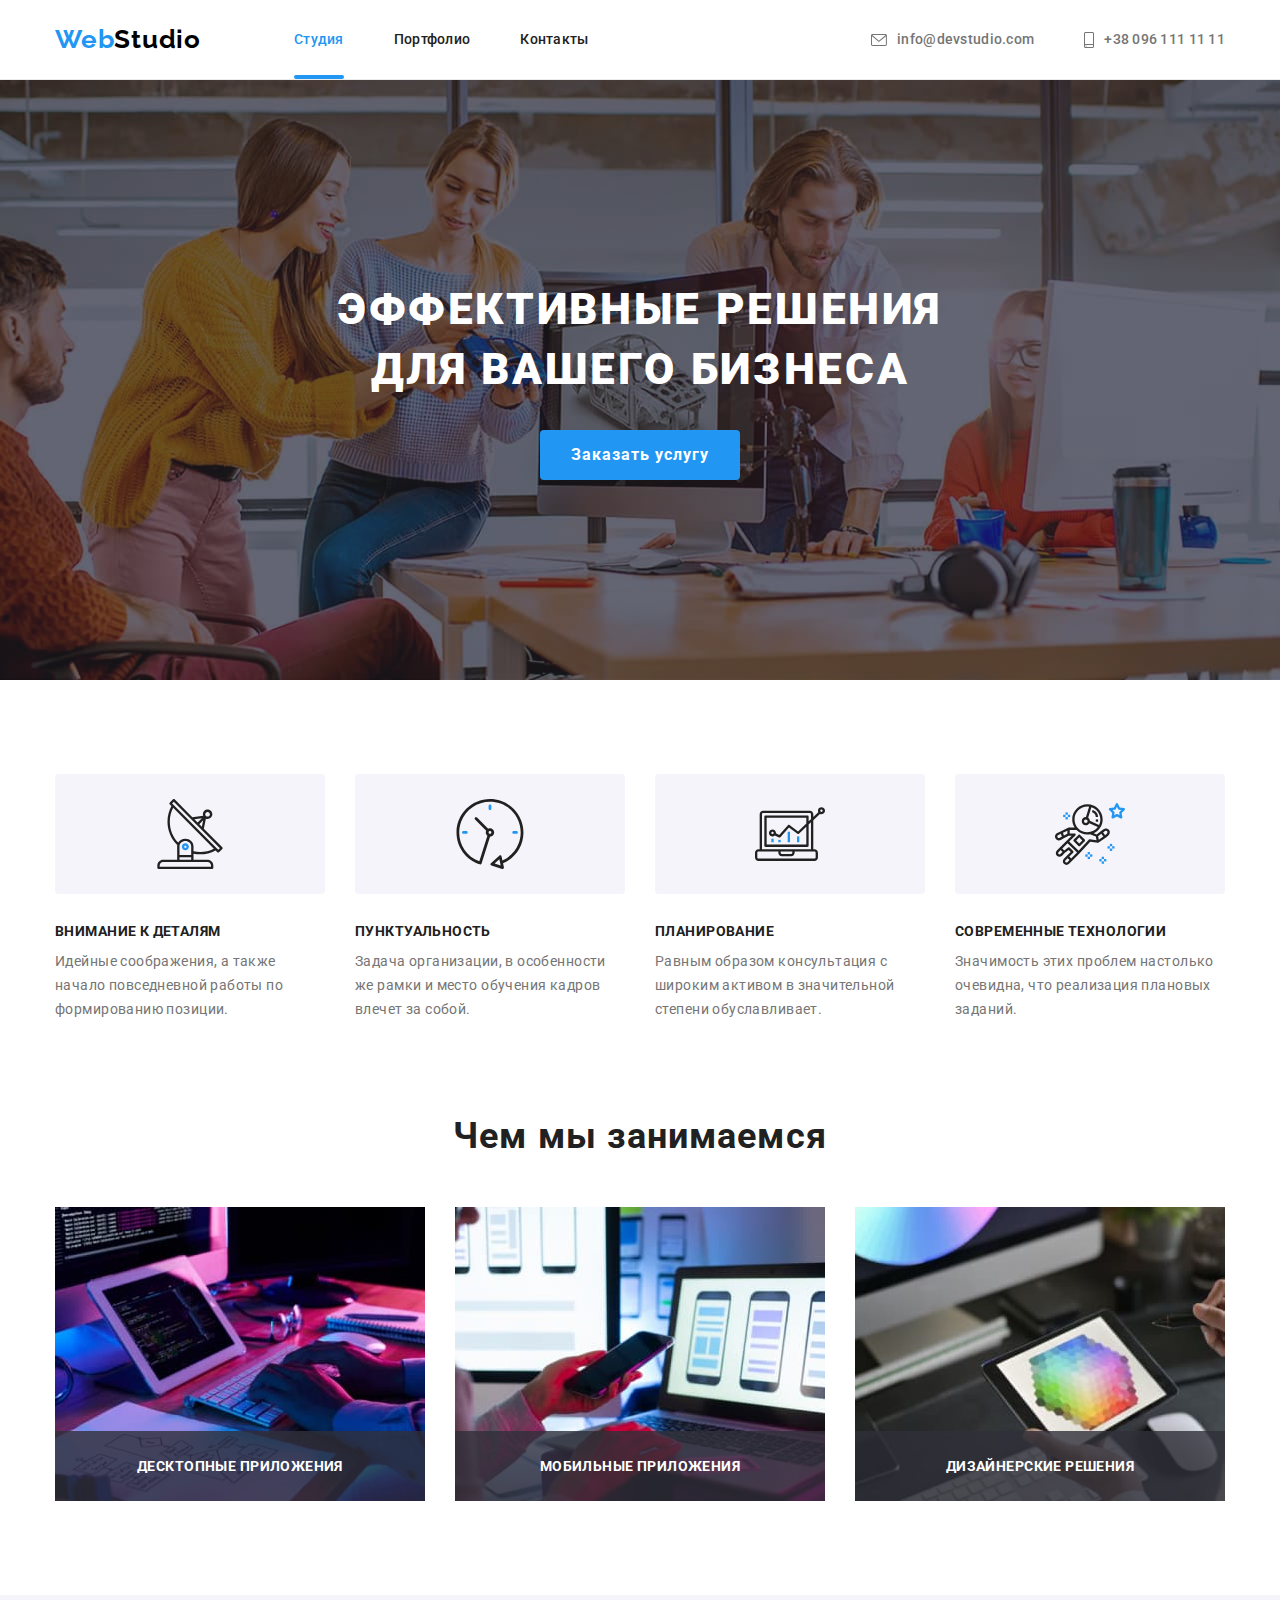
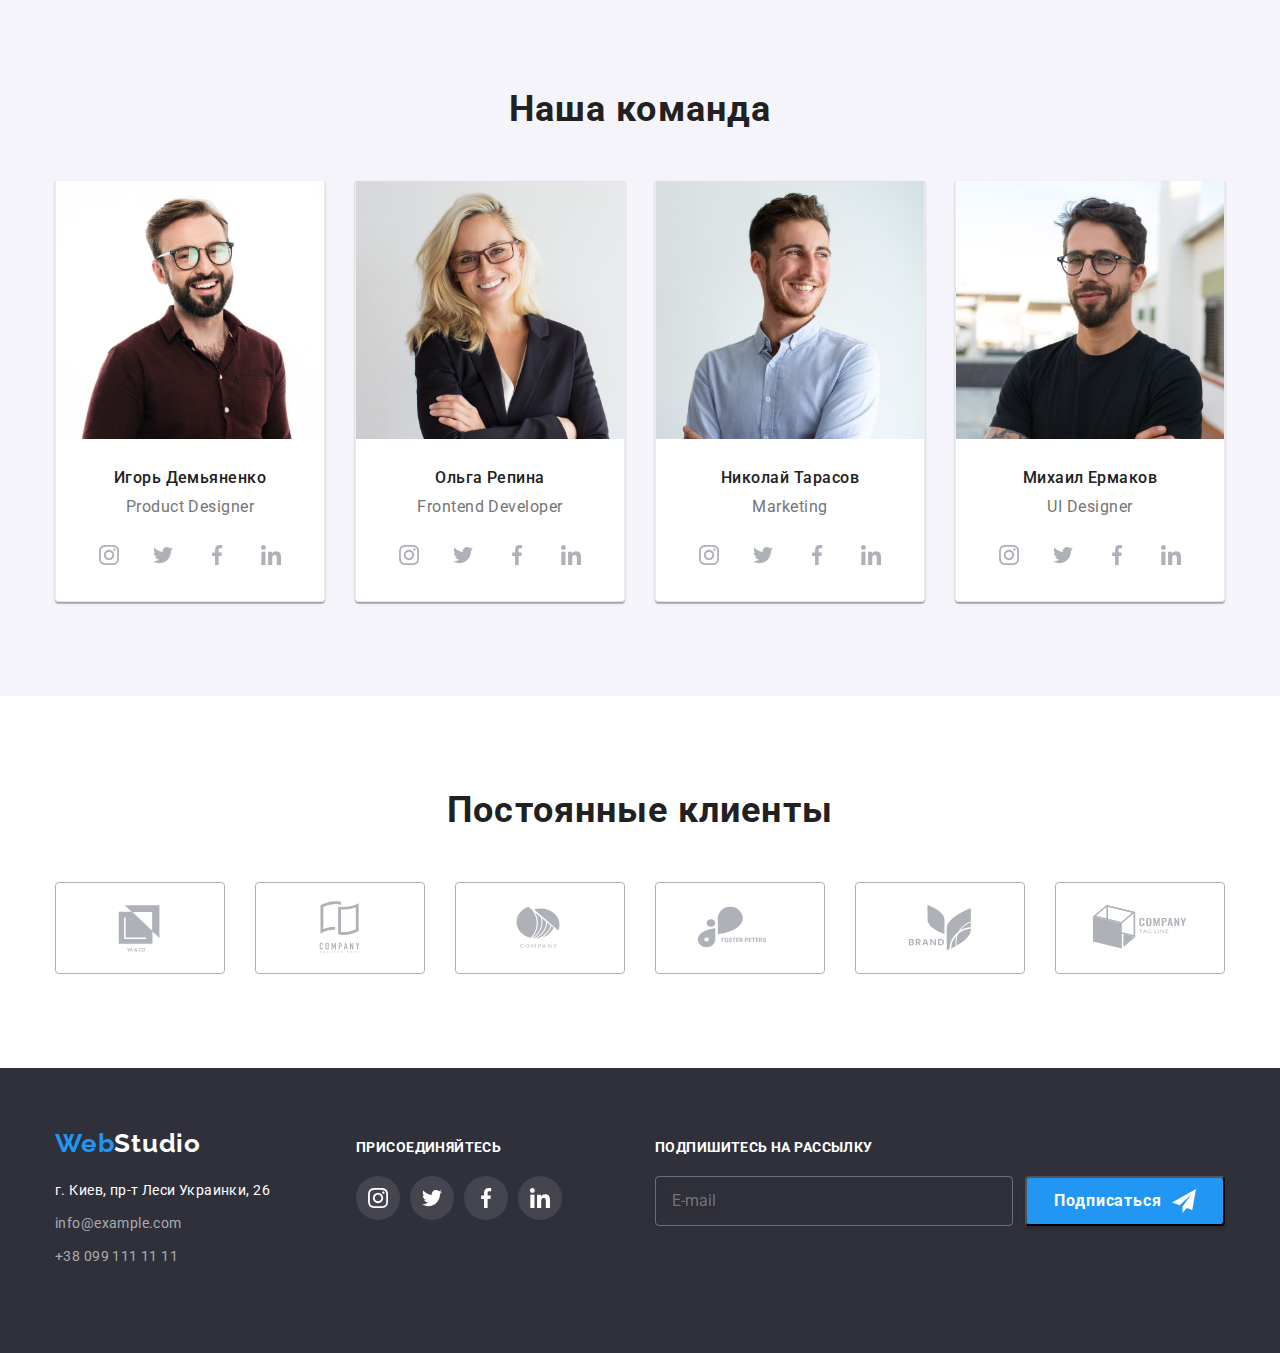
<file: index.html>
<!DOCTYPE html>
<html lang="ru">
  <head>
    <meta charset="UTF-8" />
    <meta http-equiv="X-UA-Compatible" content="IE=edge" />
    <meta name="viewport" content="width=device-width, initial-scale=1.0" />
    <link rel="preconnect" href="https://fonts.googleapis.com" />
    <link rel="preconnect" href="https://fonts.gstatic.com" crossorigin />
    <link
      href="https://fonts.googleapis.com/css2?family=Raleway:wght@700&family=Roboto:wght@400;500;700;900&display=swap"
      rel="stylesheet"
    />
    <link
      rel="stylesheet"
      href="https://cdnjs.cloudflare.com/ajax/libs/modern-normalize/1.1.0/modern-normalize.min.css"
    />
    <link rel="stylesheet" href="./css/main.min.css" />
    <title>WebStudio</title>
  </head>
  <body>
    <header class="header">
      <div class="container">
        <a href="" class="logo link"
          >Web<span class="logo__text">Studio</span>
        </a>
        <button type="button" class="menu-open-btn">
          <svg class="menu-icon" width="40" height="40">
            <use href="./images/icons.svg#icon-menu-open"></use>
          </svg>
        </button>
        <nav class="navigation">
          <ul class="navigation-list list">
            <li class="navigation-list__item">
              <a href="./index.html" class="navigation-list__link link current"
                >Студия</a
              >
            </li>
            <li class="navigation-list__item">
              <a href="./portfolio.html" class="navigation-list__link link"
                >Портфолио</a
              >
            </li>
            <li class="navigation-list__item">
              <a href="" class="navigation-list__link link">Контакты</a>
            </li>
          </ul>
        </nav>
        <div class="contacts-wrap">
          <a href="mailto:info@devstudio.com" class="contacts link">
            <svg
              class="contacts__icon contacts-phone-icon"
              width="16"
              height="12"
            >
              <use href="./images/icons.svg#icon-envelope-hover"></use></svg
            >info@devstudio.com</a
          >
          <a href="tell:+380961111111" class="contacts link">
            <svg
              class="contacts__icon contacts-mail-icon"
              width="10"
              height="16"
            >
              <use href="./images/icons.svg#icon-smartphone"></use></svg
            >+38 096 111 11 11</a
          >
        </div>
      </div>
      <div class="mob-menu visually-hidden">
        <div class="container">
          <button type="button" class="menu-close-btn">
            <svg class="menu-icon" width="40" height="40">
              <use href="./images/icons.svg#icon-close"></use>
            </svg>
          </button>
          <ul class="mob-navigation-list list">
            <li class="mob-navigation-list__item">
              <a
                href="./index.html"
                class="mob-navigation-list__link link mob-current"
                >Студия</a
              >
            </li>
            <li class="mob-navigation-list__item">
              <a href="./portfolio.html" class="mob-navigation-list__link link"
                >Портфолио</a
              >
            </li>
            <li class="mob-navigation-list__item">
              <a href="" class="mob-navigation-list__link link">Контакты</a>
            </li>
          </ul>
          <div class="mob-contacts-wrap">
            <ul class="mob-contacts-list list">
              <li class="mob-contacts-item">
                <a href="tell:+380961111111" class="mob-contacts link"
                  >+38 096 111 11 11</a
                >
              </li>
              <li class="mob-contacts-item">
                <a href="mailto:info@devstudio.com" class="mob-contacts link"
                  >info@devstudio.com</a
                >
              </li>
            </ul>
            <ul class="mob-soc-list list">
              <li class="mob-soc-item">
                <a href="" class="mob-soc-link link">Instagram</a>
              </li>
              <li class="mob-soc-item">
                <a href="" class="mob-soc-link link">Twitter</a>
              </li>
              <li class="mob-soc-item">
                <a href="" class="mob-soc-link link">Facebook</a>
              </li>
              <li class="mob-soc-item">
                <a href="" class="mob-soc-link link">LinkedIn</a>
              </li>
            </ul>
          </div>
        </div>
      </div>
    </header>
    <main>
      <section class="hero">
        <div class="container">
          <h1 class="hero__title">
            Эффективные решения <br />для вашего бизнеса
          </h1>
          <button type="button" class="hero__btn" data-modal-open>
            Заказать услугу
          </button>
        </div>
      </section>
      <section class="desc">
        <div class="container">
          <h2 class="visually-hidden">Описание</h2>
          <ul class="desc-list list">
            <li class="desc-list__item">
              <div class="icon-wrap">
                <svg class="desc-list__icon" width="70" height="70">
                  <use href="./images/icons.svg#icon-antenna"></use>
                </svg>
              </div>
              <h3 class="desc-list__title">Внимание к деталям</h3>
              <p class="desc-list__text">
                Идейные соображения, а также начало повседневной работы по
                формированию позиции.
              </p>
            </li>
            <li class="desc-list__item">
              <div class="icon-wrap">
                <svg class="desc-list__icon" width="70" height="70">
                  <use href="./images/icons.svg#icon-clock"></use>
                </svg>
              </div>
              <h3 class="desc-list__title">Пунктуальность</h3>
              <p class="desc-list__text">
                Задача организации, в особенности же рамки и место обучения
                кадров влечет за собой.
              </p>
            </li>
            <li class="desc-list__item">
              <div class="icon-wrap">
                <svg class="desc-list__icon" width="70" height="70">
                  <use href="./images/icons.svg#icon-diagram"></use>
                </svg>
              </div>
              <h3 class="desc-list__title">Планирование</h3>
              <p class="desc-list__text">
                Равным образом консультация с широким активом в значительной
                степени обуславливает.
              </p>
            </li>
            <li class="desc-list__item">
              <div class="icon-wrap">
                <svg class="desc-list__icon" width="70" height="70">
                  <use href="./images/icons.svg#icon-astronaut"></use>
                </svg>
              </div>
              <h3 class="desc-list__title">Современные технологии</h3>
              <p class="desc-list__text">
                Значимость этих проблем настолько очевидна, что реализация
                плановых заданий.
              </p>
            </li>
          </ul>
        </div>
      </section>
      <section class="features">
        <div class="container">
          <h2 class="features-title">Чем мы занимаемся</h2>
          <ul class="features-list list">
            <li class="features-item">
              <div class="features-wrap">
                <p class="features-txt">Десктопные приложения</p>
              </div>
              <img
                srcset="./images/box_1.jpg 1x, ./images/box_1-2x.jpg 2x"
                src="./images/box_1.jpg"
                alt="написание кода"
                width="370"
                height="294"
              />
            </li>
            <li class="features-item">
              <div class="features-wrap">
                <p class="features-txt">Мобильные приложения</p>
              </div>
              <img
                srcset="./images/box_2.jpg 1x, ./images/box_2-2x.jpg 2x"
                src="./images/box_2.jpg"
                alt="планирование"
                width="370"
                height="294"
              />
            </li>
            <li class="features-item">
              <div class="features-wrap">
                <p class="features-txt">Дизайнерские решения</p>
              </div>
              <img
                srcset="./images/box_3.jpg 1x, ./images/box_3-2x.jpg 2x"
                src="./images/box_3.jpg"
                alt="дизайн"
                width="370"
                height="294"
              />
            </li>
          </ul>
        </div>
      </section>
      <section class="team">
        <div class="container">
          <h2 class="team-title">Наша команда</h2>
          <ul class="team-list list">
            <li class="team-list-item">
              <picture>
                <source
                  media="(max-width: 767px)"
                  srcset="
                    ./images/team_4-mob.jpg    1x,
                    ./images/team_4-mob-2x.jpg 2x
                  "
                />
                <source
                  media="(min-width: 768px) and (max-width: 1199px)"
                  srcset="
                    ./images/team_4-tab.jpg    1x,
                    ./images/team_4-tab-2x.jpg 2x
                  "
                />
                <source
                  media="(min-width: 1200px)"
                  srcset="./images/team_4.jpg 1x, ./images/team_4-2x.jpg 2x"
                />
                <img
                  src="./images/team_4.jpg"
                  alt="Игорь Демьяненко"
                  width="270"
                  class="team-img"
                />
              </picture>
              <div class="team-list-desc">
                <h3 class="team-name">Игорь Демьяненко</h3>
                <p lang="en" class="team-desc">Product Designer</p>
                <div class="team-socials">
                  <ul class="team-socials-list list">
                    <li class="team-socials-item">
                      <a href="" class="team-socials-link">
                        <svg class="team-socials-icon" width="20" height="20">
                          <use href="./images/icons.svg#icon-instagram"></use>
                        </svg>
                      </a>
                    </li>
                    <li class="team-socials-item">
                      <a href="" class="team-socials-link">
                        <svg class="team-socials-icon" width="20" height="20">
                          <use href="./images/icons.svg#icon-twitter"></use>
                        </svg>
                      </a>
                    </li>
                    <li class="team-socials-item">
                      <a href="" class="team-socials-link">
                        <svg class="team-socials-icon" width="20" height="20">
                          <use href="./images/icons.svg#icon-facebook"></use>
                        </svg>
                      </a>
                    </li>
                    <li class="team-socials-item">
                      <a href="" class="team-socials-link">
                        <svg class="team-socials-icon" width="20" height="20">
                          <use href="./images/icons.svg#icon-linkedin"></use>
                        </svg>
                      </a>
                    </li>
                  </ul>
                </div>
              </div>
            </li>
            <li class="team-list-item">
              <picture>
                <source
                  media="(max-width: 767px)"
                  srcset="
                    ./images/team_1-mob.jpg    1x,
                    ./images/team_1-mob-2x.jpg 2x
                  "
                />
                <source
                  media="(min-width: 768px) and (max-width: 1199px)"
                  srcset="
                    ./images/team_1-tab.jpg    1x,
                    ./images/team_1-tab-2x.jpg 2x
                  "
                />
                <source
                  media="(min-width: 1200px)"
                  srcset="./images/team_1.jpg 1x, ./images/team_1-2x.jpg 2x"
                />
                <img
                  src="./images/team_1.jpg"
                  alt="Ольга Репина "
                  width="270"
                  class="team-img"
                />
              </picture>

              <div class="team-list-desc">
                <h3 class="team-name">Ольга Репина</h3>
                <p lang="en" class="team-desc">Frontend Developer</p>
                <div class="team-socials">
                  <ul class="team-socials-list list">
                    <li class="team-socials-item">
                      <a href="" class="team-socials-link">
                        <svg class="team-socials-icon" width="20" height="20">
                          <use href="./images/icons.svg#icon-instagram"></use>
                        </svg>
                      </a>
                    </li>
                    <li class="team-socials-item">
                      <a href="" class="team-socials-link">
                        <svg class="team-socials-icon" width="20" height="20">
                          <use href="./images/icons.svg#icon-twitter"></use>
                        </svg>
                      </a>
                    </li>
                    <li class="team-socials-item">
                      <a href="" class="team-socials-link">
                        <svg class="team-socials-icon" width="20" height="20">
                          <use href="./images/icons.svg#icon-facebook"></use>
                        </svg>
                      </a>
                    </li>
                    <li class="team-socials-item">
                      <a href="" class="team-socials-link">
                        <svg class="team-socials-icon" width="20" height="20">
                          <use href="./images/icons.svg#icon-linkedin"></use>
                        </svg>
                      </a>
                    </li>
                  </ul>
                </div>
              </div>
            </li>
            <li class="team-list-item">
              <picture>
                <source
                  media="(max-width: 767px)"
                  srcset="
                    ./images/team_2-mob.jpg    1x,
                    ./images/team_2-mob-2x.jpg 2x
                  "
                />
                <source
                  media="(min-width: 768px) and (max-width: 1199px)"
                  srcset="
                    ./images/team_2-tab.jpg    1x,
                    ./images/team_2-tab-2x.jpg 2x
                  "
                />
                <source
                  media="(min-width: 1200px)"
                  srcset="./images/team_2.jpg 1x, ./images/team_2-2x.jpg 2x"
                />
                <img
                  src="./images/team_2.jpg"
                  alt="Николай Тарасов"
                  width="270"
                  class="team-img"
                />
              </picture>

              <div class="team-list-desc">
                <h3 class="team-name">Николай Тарасов</h3>
                <p lang="en" class="team-desc">Marketing</p>
                <div class="team-socials">
                  <ul class="team-socials-list list">
                    <li class="team-socials-item">
                      <a href="" class="team-socials-link">
                        <svg class="team-socials-icon" width="20" height="20">
                          <use href="./images/icons.svg#icon-instagram"></use>
                        </svg>
                      </a>
                    </li>
                    <li class="team-socials-item">
                      <a href="" class="team-socials-link">
                        <svg class="team-socials-icon" width="20" height="20">
                          <use href="./images/icons.svg#icon-twitter"></use>
                        </svg>
                      </a>
                    </li>
                    <li class="team-socials-item">
                      <a href="" class="team-socials-link">
                        <svg class="team-socials-icon" width="20" height="20">
                          <use href="./images/icons.svg#icon-facebook"></use>
                        </svg>
                      </a>
                    </li>
                    <li class="team-socials-item">
                      <a href="" class="team-socials-link">
                        <svg class="team-socials-icon" width="20" height="20">
                          <use href="./images/icons.svg#icon-linkedin"></use>
                        </svg>
                      </a>
                    </li>
                  </ul>
                </div>
              </div>
            </li>
            <li class="team-list-item">
              <picture>
                <source
                  media="(max-width: 767px)"
                  srcset="
                    ./images/team_3-mob.jpg    1x,
                    ./images/team_3-mob-2x.jpg 2x
                  "
                />
                <source
                  media="(min-width: 768px) and (max-width: 1199px)"
                  srcset="
                    ./images/team_3-tab.jpg    1x,
                    ./images/team_3-tab-2x.jpg 2x
                  "
                />
                <source
                  media="(min-width: 1200px)"
                  srcset="./images/team_3.jpg 1x, ./images/team_3-2x.jpg 2x"
                />
                <img
                  src="./images/team_3.jpg"
                  alt="Михаил Ермаков"
                  width="270"
                  class="team-img"
                />
              </picture>

              <div class="team-list-desc">
                <h3 class="team-name">Михаил Ермаков</h3>
                <p lang="en" class="team-desc">UI Designer</p>
                <div class="team-socials">
                  <ul class="team-socials-list list">
                    <li class="team-socials-item">
                      <a href="" class="team-socials-link">
                        <svg class="team-socials-icon" width="20" height="20">
                          <use href="./images/icons.svg#icon-instagram"></use>
                        </svg>
                      </a>
                    </li>
                    <li class="team-socials-item">
                      <a href="" class="team-socials-link">
                        <svg class="team-socials-icon" width="20" height="20">
                          <use href="./images/icons.svg#icon-twitter"></use>
                        </svg>
                      </a>
                    </li>
                    <li class="team-socials-item">
                      <a href="" class="team-socials-link">
                        <svg class="team-socials-icon" width="20" height="20">
                          <use href="./images/icons.svg#icon-facebook"></use>
                        </svg>
                      </a>
                    </li>
                    <li class="team-socials-item">
                      <a href="" class="team-socials-link">
                        <svg class="team-socials-icon" width="20" height="20">
                          <use href="./images/icons.svg#icon-linkedin"></use>
                        </svg>
                      </a>
                    </li>
                  </ul>
                </div>
              </div>
            </li>
          </ul>
        </div>
      </section>
      <section class="customers">
        <div class="container">
          <h2 class="customers-title">Постоянные клиенты</h2>
          <ul class="customers-list list">
            <li class="customers-item">
              <a href="" class="customers-link">
                <svg class="customers-icon" width="106" height="60">
                  <use href="./images/icons.svg#icon-Logo"></use>
                </svg>
              </a>
            </li>
            <li class="customers-item">
              <a href="" class="customers-link">
                <svg class="customers-icon" width="106" height="60">
                  <use href="./images/icons.svg#icon-Logo-1"></use>
                </svg>
              </a>
            </li>
            <li class="customers-item">
              <a href="" class="customers-link">
                <svg class="customers-icon" width="106" height="60">
                  <use href="./images/icons.svg#icon-Logo-2"></use>
                </svg>
              </a>
            </li>
            <li class="customers-item">
              <a href="" class="customers-link">
                <svg class="customers-icon" width="106" height="60">
                  <use href="./images/icons.svg#icon-Logo-3"></use>
                </svg>
              </a>
            </li>
            <li class="customers-item">
              <a href="" class="customers-link">
                <svg class="customers-icon" width="106" height="60">
                  <use href="./images/icons.svg#icon-Logo-4"></use>
                </svg>
              </a>
            </li>
            <li class="customers-item">
              <a href="" class="customers-link">
                <svg class="customers-icon" width="106" height="60">
                  <use href="./images/icons.svg#icon-Logo-5"></use>
                </svg>
              </a>
            </li>
          </ul>
        </div>
      </section>
    </main>
    <footer class="footer">
      <div class="container">
        <div class="footer-address-wrap">
          <a href="" class="logo link"
            >Web<span class="footer-logo">Studio</span></a
          >
          <address class="footer-address">
            <ul class="address-list list">
              <li class="address-item">
                <a
                  href="https://goo.gl/maps/qzzmiK6PBYucuesr7"
                  target="_blank"
                  rel="noopener noreferre nofollow"
                  class="footer-address-link link"
                  >г. Киев, пр-т Леси Украинки, 26</a
                >
              </li>
              <li class="address-item">
                <a href="mailto:info@example.com" class="footer-contacts link"
                  >info@example.com</a
                >
              </li>
              <li class="address-item">
                <a href="tell:+380991111111" class="footer-contacts link"
                  >+38 099 111 11 11</a
                >
              </li>
            </ul>
          </address>
        </div>
        <div class="footer-join">
          <h2 class="footer-title">присоединяйтесь</h2>
          <ul class="footer-socials-list list">
            <li class="footer-socials-item">
              <a href="" class="footer-socials-link">
                <svg class="footer-socials-icon" width="20" height="20">
                  <use href="./images/icons.svg#icon-instagram"></use>
                </svg>
              </a>
            </li>
            <li class="footer-socials-item">
              <a href="" class="footer-socials-link">
                <svg class="footer-socials-icon" width="20" height="20">
                  <use href="./images/icons.svg#icon-twitter"></use>
                </svg>
              </a>
            </li>
            <li class="footer-socials-item">
              <a href="" class="footer-socials-link">
                <svg class="footer-socials-icon" width="20" height="20">
                  <use href="./images/icons.svg#icon-facebook"></use>
                </svg>
              </a>
            </li>
            <li class="footer-socials-item">
              <a href="" class="footer-socials-link">
                <svg class="footer-socials-icon" width="20" height="20">
                  <use href="./images/icons.svg#icon-linkedin"></use>
                </svg>
              </a>
            </li>
          </ul>
        </div>
        <div class="footer-subscribe">
          <label for="footer-email" class="footer-email-title"
            >Подпишитесь на рассылку</label
          >
          <div class="footer-wrap">
            <input
              type="email"
              name="user-email"
              class="footer-email"
              id="footer-email"
              placeholder="E-mail"
            />
            <button type="submit" class="footer-button">
              Подписаться
              <svg class="footer-button-icon" width="24" height="24">
                <use href="./images/icons.svg#icon-send"></use>
              </svg>
            </button>
          </div>
        </div>
      </div>
      <svg class="test" width="20" height="20">
        <use href="./images/icons.svg#icon-facebook-red"></use>
      </svg>
    </footer>
    <div class="backdrop is-hidden" data-modal>
      <div class="modal">
        <button class="modal-close-btn" data-modal-close>
          <svg class="modal-close-icon" width="18" height="18">
            <use href="./images/icons.svg#icon-close"></use>
          </svg>
        </button>
        <p class="modal-title">Оставьте свои данные, мы вам перезвоним</p>
        <form>
          <div class="modal-field">
            <label for="user-name" class="modal-label">Имя</label>
            <div class="modal-imput-wrap">
              <input
                type="text"
                name="user-name"
                id="user-name"
                class="modal-imput"
                minlength="2"
                required
              />
              <svg class="input-icon" width="18" height="18">
                <use href="./images/icons.svg#icon-person"></use>
              </svg>
            </div>
          </div>

          <div class="modal-field">
            <label for="user-tel" class="modal-label">Телефон</label>
            <div class="modal-imput-wrap">
              <input
                type="tel"
                name="user-tel"
                id="user-tel"
                class="modal-imput"
                required
              />
              <svg class="input-icon" width="18" height="18">
                <use href="./images/icons.svg#icon-phone"></use>
              </svg>
            </div>
          </div>

          <div class="modal-field">
            <label for="email" class="modal-label">Почта</label>
            <div class="modal-imput-wrap">
              <input
                type="email"
                name="user-email"
                id="email"
                class="modal-imput"
                required
              />
              <svg class="input-icon" width="18" height="18">
                <use href="./images/icons.svg#icon-email"></use>
              </svg>
            </div>
          </div>

          <div class="modal-area">
            <label for="comments" class="modal-label">Комментарий</label>
            <textarea
              name="comments"
              id="comments"
              class="modal-comments"
              placeholder="Введите текст"
            ></textarea>
          </div>

          <div class="modal-check">
            <input
              type="checkbox"
              name="policy"
              id="policy-check"
              class="policy-check visually-hidden"
              value="policy"
            />
            <label for="policy-check" class="policy-text">
              <span>
                <svg class="check-icon" width="11" height="8">
                  <use href="./images/icons.svg#icon-check"></use>
                </svg>
              </span>
              Соглашаюсь с рассылкой и принимаю
              <a href="#" class="policy-link">Условия договора</a></label
            >
          </div>
          <button type="submit" class="modal-submit">Отправить</button>
        </form>
      </div>
    </div>
    <script src="./js/modal.js"></script>
    <script src="./js/menu.js"></script>
  </body>
</html>
</file>
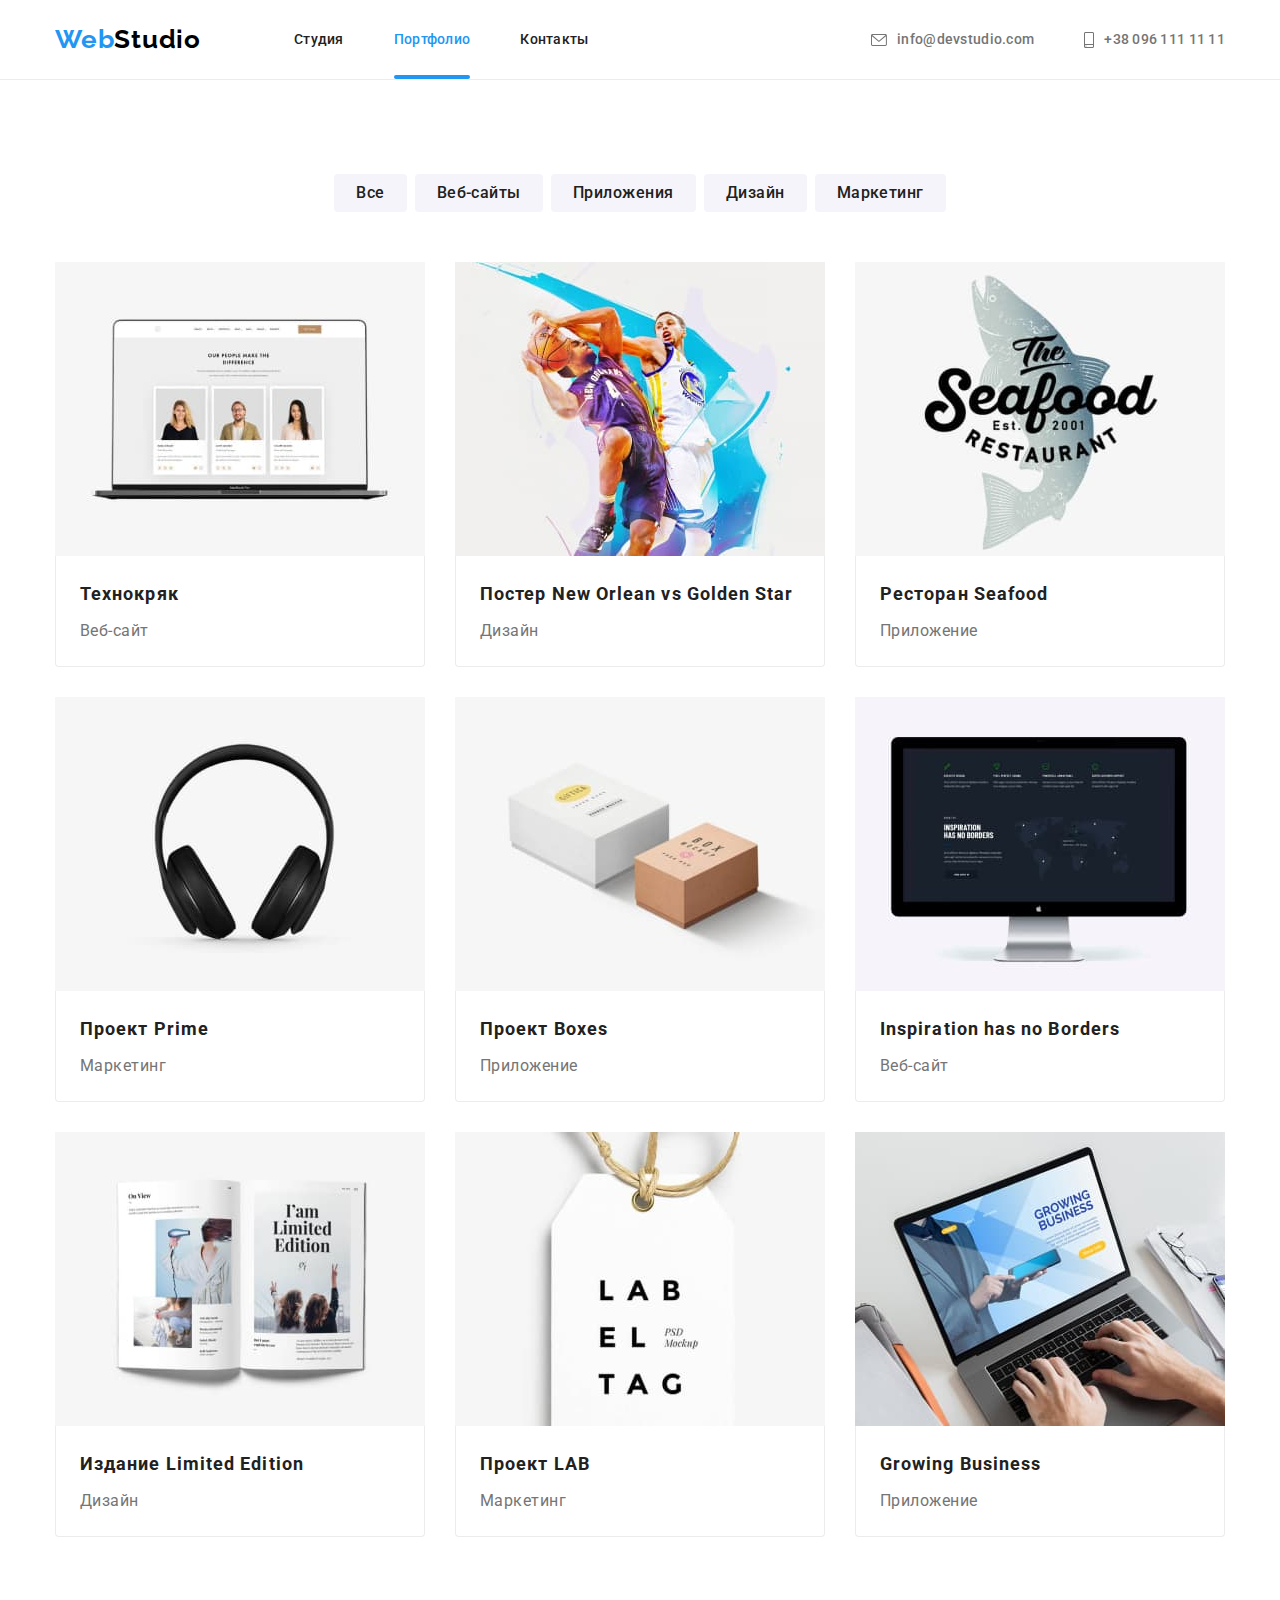
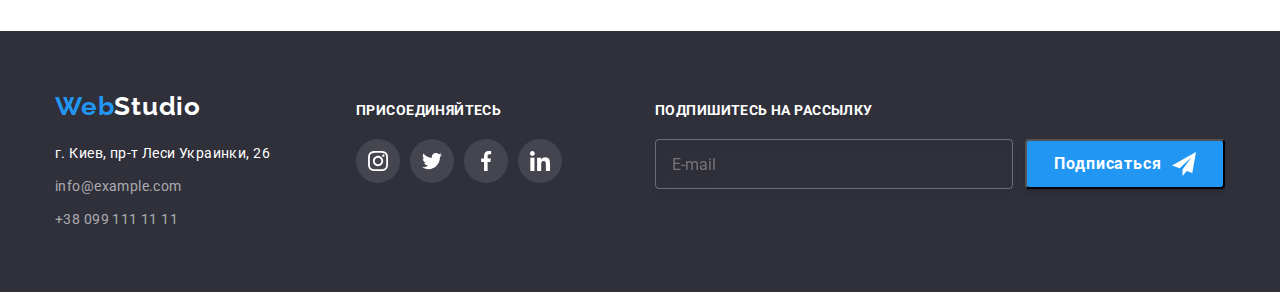
<file: portfolio.html>
<!DOCTYPE html>
<html lang="ru">
  <head>
    <meta charset="UTF-8" />
    <meta http-equiv="X-UA-Compatible" content="IE=edge" />
    <meta name="viewport" content="width=device-width, initial-scale=1.0" />
    <link rel="preconnect" href="https://fonts.googleapis.com" />
    <link rel="preconnect" href="https://fonts.gstatic.com" crossorigin />
    <link
      href="https://fonts.googleapis.com/css2?family=Raleway:wght@700&family=Roboto:wght@400;500;700;900&display=swap"
      rel="stylesheet"
    />
    <link
      rel="stylesheet"
      href="https://cdnjs.cloudflare.com/ajax/libs/modern-normalize/1.1.0/modern-normalize.min.css"
    />
    <link rel="stylesheet" href="./css/main.min.css" />
    <title>WebStudio</title>
  </head>
  <body>
    <header class="header">
      <div class="container">
        <a href="" class="logo link"
          >Web<span class="logo__text">Studio</span>
        </a>
        <button type="button" class="menu-open-btn">
          <svg class="menu-icon" width="40" height="40">
            <use href="./images/icons.svg#icon-menu-open"></use>
          </svg>
        </button>
        <nav class="navigation">
          <ul class="navigation-list list">
            <li class="navigation-list__item">
              <a href="./index.html" class="navigation-list__link link"
                >Студия</a
              >
            </li>
            <li class="navigation-list__item">
              <a
                href="./portfolio.html"
                class="navigation-list__link link current"
                >Портфолио</a
              >
            </li>
            <li class="navigation-list__item">
              <a href="" class="navigation-list__link link">Контакты</a>
            </li>
          </ul>
        </nav>
        <div class="contacts-wrap">
          <a href="mailto:info@devstudio.com" class="contacts link">
            <svg
              class="contacts__icon contacts-phone-icon"
              width="16"
              height="12"
            >
              <use href="./images/icons.svg#icon-envelope-hover"></use></svg
            >info@devstudio.com</a
          >
          <a href="tell:+380961111111" class="contacts link">
            <svg
              class="contacts__icon contacts-mail-icon"
              width="10"
              height="16"
            >
              <use href="./images/icons.svg#icon-smartphone"></use></svg
            >+38 096 111 11 11</a
          >
        </div>
      </div>
      <div class="mob-menu visually-hidden">
        <div class="container">
          <button type="button" class="menu-close-btn">
            <svg class="menu-icon" width="40" height="40">
              <use href="./images/icons.svg#icon-close"></use>
            </svg>
          </button>
          <ul class="mob-navigation-list list">
            <li class="mob-navigation-list__item">
              <a href="./index.html" class="mob-navigation-list__link link"
                >Студия</a
              >
            </li>
            <li class="mob-navigation-list__item">
              <a
                href="./portfolio.html"
                class="mob-navigation-list__link link mob-current"
                >Портфолио</a
              >
            </li>
            <li class="mob-navigation-list__item">
              <a href="" class="mob-navigation-list__link link">Контакты</a>
            </li>
          </ul>
          <div class="mob-contacts-wrap">
            <ul class="mob-contacts-list list">
              <li class="mob-contacts-item">
                <a href="tell:+380961111111" class="mob-contacts link"
                  >+38 096 111 11 11</a
                >
              </li>
              <li class="mob-contacts-item">
                <a href="mailto:info@devstudio.com" class="mob-contacts link"
                  >info@devstudio.com</a
                >
              </li>
            </ul>
            <ul class="mob-soc-list list">
              <li class="mob-soc-item">
                <a href="" class="mob-soc-link link">Instagram</a>
              </li>
              <li class="mob-soc-item">
                <a href="" class="mob-soc-link link">Twitter</a>
              </li>
              <li class="mob-soc-item">
                <a href="" class="mob-soc-link link">Facebook</a>
              </li>
              <li class="mob-soc-item">
                <a href="" class="mob-soc-link link">LinkedIn</a>
              </li>
            </ul>
          </div>
        </div>
      </div>
    </header>
    <main>
      <section class="examples">
        <div class="container">
          <h1 class="visually-hidden">Примеры работ</h1>
          <ul class="filter list">
            <li class="filter-item">
              <button type="button" class="filter-btn">Все</button>
            </li>
            <li class="filter-item">
              <button type="button" class="filter-btn">Веб-сайты</button>
            </li>
            <li class="filter-item">
              <button type="button" class="filter-btn">Приложения</button>
            </li>
            <li class="filter-item">
              <button type="button" class="filter-btn">Дизайн</button>
            </li>
            <li class="filter-item">
              <button type="button" class="filter-btn">Маркетинг</button>
            </li>
          </ul>
          <ul class="examples-list list">
            <li class="examples-item">
              <a href="#" class="link examples-link">
                <div class="examples-wraper">
                  <picture>
                    <source
                      media="(max-width: 767px)"
                      srcset="
                        ./images/website-mob.jpg    1x,
                        ./images/website-mob-2x.jpg 2x
                      "
                    />
                    <source
                      media="(min-width: 768px) and (max-width: 1199px)"
                      srcset="
                        ./images/website-tab.jpg    1x,
                        ./images/website-tab-2x.jpg 2x
                      "
                    />
                    <source
                      media="(min-width: 1200px)"
                      srcset="
                        ./images/website.jpg    1x,
                        ./images/website-2x.jpg 2x
                      "
                    />
                    <img
                      src="./images/website.jpg"
                      alt="Пример сайта Технокряк"
                      width="370"
                      class="examples-img"
                    />
                  </picture>
                  <p class="examples-top-text">
                    Ресурс предлагает комплексные предложения с разным уровнем
                    функционала и сервисов. Все это позволит посетителю получить
                    исчерпывающие сведения о компании или частном лице.
                  </p>
                </div>
                <div class="examples-item-desc">
                  <h2 class="examples-title">Технокряк</h2>
                  <p class="examples-text">Веб-сайт</p>
                </div>
              </a>
            </li>
            <li class="examples-item">
              <a href="#" class="link examples-link">
                <div class="examples-wraper">
                  <picture>
                    <source
                      media="(max-width: 767px)"
                      srcset="
                        ./images/orlean-mob.jpg    1x,
                        ./images/orlean-mob-2x.jpg 2x
                      "
                    />
                    <source
                      media="(min-width: 768px) and (max-width: 1199px)"
                      srcset="
                        ./images/orlean-tab.jpg    1x,
                        ./images/orlean-tab-2x.jpg 2x
                      "
                    />
                    <source
                      media="(min-width: 1200px)"
                      srcset="./images/orlean.jpg 1x, ./images/orlean-2x.jpg 2x"
                    />
                    <img
                      src="./images/orlean.jpg"
                      alt="Постер с двумя баскетболистами"
                      width="370"
                      class="examples-img"
                    />
                  </picture>
                  <p class="examples-top-text">
                    Lorem ipsum dolor sit amet, consectetur adipisicing elit.
                    Ipsa autem quos repellendus, earum, minima mollitia totam ab
                    pariatur inventore veritatis sapiente cum magnam,
                    voluptatibus labore obcaecati modi ut nam quo!
                  </p>
                </div>
                <div class="examples-item-desc">
                  <h2 class="examples-title">
                    Постер <span lang="en">New Orlean vs Golden Star</span>
                  </h2>
                  <p class="examples-text">Дизайн</p>
                </div></a
              >
            </li>
            <li class="examples-item">
              <a href="#" class="link examples-link"
                ><div class="examples-wraper">
                  <picture>
                    <source
                      media="(max-width: 767px)"
                      srcset="
                        ./images/seafood-mob.jpg    1x,
                        ./images/seafood-mob-2x.jpg 2x
                      "
                    />
                    <source
                      media="(min-width: 768px) and (max-width: 1199px)"
                      srcset="
                        ./images/seafood-tab.jpg    1x,
                        ./images/seafood-tab-2x.jpg 2x
                      "
                    />
                    <source
                      media="(min-width: 1200px)"
                      srcset="
                        ./images/seafood.jpg    1x,
                        ./images/seafood-2x.jpg 2x
                      "
                    />
                    <img
                      src="./images/seafood.jpg"
                      alt="Логотип ресторанау"
                      width="370"
                      class="examples-img"
                    />
                  </picture>
                  <p class="examples-top-text">
                    Lorem ipsum dolor sit amet, consectetur adipisicing elit.
                    Ipsa autem quos repellendus, earum, minima mollitia totam ab
                    pariatur inventore veritatis sapiente cum magnam,
                    voluptatibus labore obcaecati modi ut nam quo!
                  </p>
                </div>
                <div class="examples-item-desc">
                  <h2 class="examples-title">
                    Ресторан <span lang="en">Seafood</span>
                  </h2>
                  <p class="examples-text">Приложение</p>
                </div></a
              >
            </li>
            <li class="examples-item">
              <a href="#" class="link examples-link"
                ><div class="examples-wraper">
                  <picture>
                    <source
                      media="(max-width: 767px)"
                      srcset="
                        ./images/prime-mob.jpg    1x,
                        ./images/prime-mob-2x.jpg 2x
                      "
                    />
                    <source
                      media="(min-width: 768px) and (max-width: 1199px)"
                      srcset="
                        ./images/prime-tab.jpg    1x,
                        ./images/prime-tab-2x.jpg 2x
                      "
                    />
                    <source
                      media="(min-width: 1200px)"
                      srcset="./images/prime.jpg 1x, ./images/prime-2x.jpg 2x"
                    />
                    <img
                      src="./images/prime.jpg"
                      alt="Наушники"
                      width="370"
                      class="examples-img"
                    />
                  </picture>
                  <p class="examples-top-text">
                    Lorem ipsum dolor sit amet, consectetur adipisicing elit.
                    Ipsa autem quos repellendus, earum, minima mollitia totam ab
                    pariatur inventore veritatis sapiente cum magnam,
                    voluptatibus labore obcaecati modi ut nam quo!
                  </p>
                </div>
                <div class="examples-item-desc">
                  <h2 class="examples-title">
                    Проект <span lang="en">Prime</span>
                  </h2>
                  <p class="examples-text">Маркетинг</p>
                </div></a
              >
            </li>
            <li class="examples-item">
              <a href="#" class="link examples-link"
                ><div class="examples-wraper">
                  <picture>
                    <source
                      media="(max-width: 767px)"
                      srcset="
                        ./images/boxes-mob.jpg    1x,
                        ./images/boxes-mob-2x.jpg 2x
                      "
                    />
                    <source
                      media="(min-width: 768px) and (max-width: 1199px)"
                      srcset="
                        ./images/boxes-tab.jpg    1x,
                        ./images/boxes-tab-2x.jpg 2x
                      "
                    />
                    <source
                      media="(min-width: 1200px)"
                      srcset="./images/boxes.jpg 1x, ./images/boxes-2x.jpg 2x"
                    />
                    <img
                      src="./images/boxes.jpg"
                      alt="Две коробки"
                      width="370"
                      class="examples-img"
                    />
                  </picture>
                  <p class="examples-top-text">
                    Lorem ipsum dolor sit amet, consectetur adipisicing elit.
                    Ipsa autem quos repellendus, earum, minima mollitia totam ab
                    pariatur inventore veritatis sapiente cum magnam,
                    voluptatibus labore obcaecati modi ut nam quo!
                  </p>
                </div>
                <div class="examples-item-desc">
                  <h2 class="examples-title">
                    Проект <span lang="en">Boxes</span>
                  </h2>
                  <p class="examples-text">Приложение</p>
                </div>
              </a>
            </li>
            <li class="examples-item">
              <a href="#" class="link examples-link"
                ><div class="examples-wraper">
                  <picture>
                    <source
                      media="(max-width: 767px)"
                      srcset="
                        ./images/inspiration-mob.jpg    1x,
                        ./images/inspiration-mob-2x.jpg 2x
                      "
                    />
                    <source
                      media="(min-width: 768px) and (max-width: 1199px)"
                      srcset="
                        ./images/inspiration-tab.jpg    1x,
                        ./images/inspiration-tab-2x.jpg 2x
                      "
                    />
                    <source
                      media="(min-width: 1200px)"
                      srcset="
                        ./images/inspiration.jpg    1x,
                        ./images/inspiration-2x.jpg 2x
                      "
                    />
                    <img
                      src="./images/inspiration.jpg"
                      alt="Монитор с примером сайта"
                      width="370"
                      class="examples-img"
                    />
                  </picture>
                  <p class="examples-top-text">
                    Lorem ipsum dolor sit amet, consectetur adipisicing elit.
                    Ipsa autem quos repellendus, earum, minima mollitia totam ab
                    pariatur inventore veritatis sapiente cum magnam,
                    voluptatibus labore obcaecati modi ut nam quo!
                  </p>
                </div>
                <div class="examples-item-desc">
                  <h2 class="examples-title" lang="en">
                    Inspiration has no Borders
                  </h2>
                  <p class="examples-text">Веб-сайт</p>
                </div>
              </a>
            </li>
            <li class="examples-item">
              <a href="#" class="link examples-link"
                ><div class="examples-wraper">
                  <picture>
                    <source
                      media="(max-width: 767px)"
                      srcset="
                        ./images/limited-mob.jpg    1x,
                        ./images/limited-mob-2x.jpg 2x
                      "
                    />
                    <source
                      media="(min-width: 768px) and (max-width: 1199px)"
                      srcset="
                        ./images/limited-tab.jpg    1x,
                        ./images/limited-tab-2x.jpg 2x
                      "
                    />
                    <source
                      media="(min-width: 1200px)"
                      srcset="
                        ./images/limited.jpg    1x,
                        ./images/limited-2x.jpg 2x
                      "
                    />
                    <img
                      src="./images/limited.jpg"
                      alt="Открытая книга"
                      width="370"
                      class="examples-img"
                    />
                  </picture>
                  <p class="examples-top-text">
                    Lorem ipsum dolor sit amet, consectetur adipisicing elit.
                    Ipsa autem quos repellendus, earum, minima mollitia totam ab
                    pariatur inventore veritatis sapiente cum magnam,
                    voluptatibus labore obcaecati modi ut nam quo!
                  </p>
                </div>
                <div class="examples-item-desc">
                  <h2 class="examples-title">
                    Издание <span lang="en">Limited Edition</span>
                  </h2>
                  <p class="examples-text">Дизайн</p>
                </div>
              </a>
            </li>
            <li class="examples-item">
              <a href="#" class="link examples-link"
                ><div class="examples-wraper">
                  <picture>
                    <source
                      media="(max-width: 767px)"
                      srcset="
                        ./images/lab-mob.jpg    1x,
                        ./images/lab-mob-2x.jpg 2x
                      "
                    />
                    <source
                      media="(min-width: 768px) and (max-width: 1199px)"
                      srcset="
                        ./images/lab-tab.jpg    1x,
                        ./images/lab-tab-2x.jpg 2x
                      "
                    />
                    <source
                      media="(min-width: 1200px)"
                      srcset="./images/lab.jpg 1x, ./images/lab-2x.jpg 2x"
                    />
                    <img
                      src="./images/lab.jpg"
                      alt="Бирка с логотипом"
                      width="370"
                      class="examples-img"
                    />
                  </picture>
                  <p class="examples-top-text">
                    Lorem ipsum dolor sit amet, consectetur adipisicing elit.
                    Ipsa autem quos repellendus, earum, minima mollitia totam ab
                    pariatur inventore veritatis sapiente cum magnam,
                    voluptatibus labore obcaecati modi ut nam quo!
                  </p>
                </div>
                <div class="examples-item-desc">
                  <h2 class="examples-title">
                    Проект <span lang="en">LAB</span>
                  </h2>
                  <p class="examples-text">Маркетинг</p>
                </div>
              </a>
            </li>
            <li class="examples-item">
              <a href="#" class="link examples-link"
                ><div class="examples-wraper">
                  <picture>
                    <source
                      media="(max-width: 767px)"
                      srcset="
                        ./images/business-mob.jpg    1x,
                        ./images/business-mob-2x.jpg 2x
                      "
                    />
                    <source
                      media="(min-width: 768px) and (max-width: 1199px)"
                      srcset="
                        ./images/business-tab.jpg    1x,
                        ./images/business-tab-2x.jpg 2x
                      "
                    />
                    <source
                      media="(min-width: 1200px)"
                      srcset="
                        ./images/business.jpg    1x,
                        ./images/business-2x.jpg 2x
                      "
                    />
                    <img
                      src="./images/business.jpg"
                      alt="Ноутбук с открытым сайтом"
                      width="370"
                      class="examples-img"
                    />
                  </picture>
                  <p class="examples-top-text">
                    Lorem ipsum dolor sit amet, consectetur adipisicing elit.
                    Ipsa autem quos repellendus, earum, minima mollitia totam ab
                    pariatur inventore veritatis sapiente cum magnam,
                    voluptatibus labore obcaecati modi ut nam quo!
                  </p>
                </div>
                <div class="examples-item-desc">
                  <h2 class="examples-title" lang="en">Growing Business</h2>
                  <p class="examples-text">Приложение</p>
                </div></a
              >
            </li>
          </ul>
        </div>
      </section>
    </main>
    <footer class="footer">
      <div class="container">
        <div class="footer-address-wrap">
          <a href="" class="logo link"
            >Web<span class="footer-logo">Studio</span></a
          >
          <address class="footer-address">
            <ul class="address-list list">
              <li class="address-item">
                <a
                  href="https://goo.gl/maps/qzzmiK6PBYucuesr7"
                  target="_blank"
                  rel="noopener noreferre nofollow"
                  class="footer-address-link link"
                  >г. Киев, пр-т Леси Украинки, 26</a
                >
              </li>
              <li class="address-item">
                <a href="mailto:info@example.com" class="footer-contacts link"
                  >info@example.com</a
                >
              </li>
              <li class="address-item">
                <a href="tell:+380991111111" class="footer-contacts link"
                  >+38 099 111 11 11</a
                >
              </li>
            </ul>
          </address>
        </div>
        <div class="footer-join">
          <h2 class="footer-title">присоединяйтесь</h2>
          <ul class="footer-socials-list list">
            <li class="footer-socials-item">
              <a href="" class="footer-socials-link">
                <svg class="footer-socials-icon" width="20" height="20">
                  <use href="./images/icons.svg#icon-instagram"></use>
                </svg>
              </a>
            </li>
            <li class="footer-socials-item">
              <a href="" class="footer-socials-link">
                <svg class="footer-socials-icon" width="20" height="20">
                  <use href="./images/icons.svg#icon-twitter"></use>
                </svg>
              </a>
            </li>
            <li class="footer-socials-item">
              <a href="" class="footer-socials-link">
                <svg class="footer-socials-icon" width="20" height="20">
                  <use href="./images/icons.svg#icon-facebook"></use>
                </svg>
              </a>
            </li>
            <li class="footer-socials-item">
              <a href="" class="footer-socials-link">
                <svg class="footer-socials-icon" width="20" height="20">
                  <use href="./images/icons.svg#icon-linkedin"></use>
                </svg>
              </a>
            </li>
          </ul>
        </div>
        <div class="footer-subscribe">
          <label for="footer-email" class="footer-email-title"
            >Подпишитесь на рассылку</label
          >
          <div class="footer-wrap">
            <input
              type="email"
              name="user-email"
              class="footer-email"
              id="footer-email"
              placeholder="E-mail"
            />
            <button type="submit" class="footer-button">
              Подписаться
              <svg class="footer-button-icon" width="24" height="24">
                <use href="./images/icons.svg#icon-send"></use>
              </svg>
            </button>
          </div>
        </div>
      </div>
    </footer>
    <script src="./js/menu.js"></script>
  </body>
</html>
</file>
<file: css/main.min.css>
:root{--main-text-color: #757575;--seconadry-text-color: #212121;--main-btn-text-color: #212121;--secondary-btn-text-color: #ffffff;--btn-bg-color: #f5f4fa;--main-bg-color: #ffffff;--secondary-bg-collor: #f5f4fa;--header-bg-color: #ffffff;--footer-bg-color: #2f303a;--accent-color: #2196f3;--icon-color: #afb1b8}.visually-hidden{position:absolute;width:1px;height:1px;margin:-1px;border:0;padding:0;white-space:nowrap;clip-path:inset(100%);clip:rect(0 0 0 0);overflow:hidden}h1,h2,h3,h4,h5,h6,p{margin:0%}ul,ol{margin:0%;padding:0}button{cursor:pointer}img{display:block;width:100%;height:auto}body{font-family:"Roboto",sans-serif;color:var(--main-text-color)}.link{text-decoration:none}.list{list-style:none}.container{width:100%;padding-left:15px;padding-right:15px;margin:0 auto}@media screen and (min-width: 480px){.container{max-width:480px}}@media screen and (min-width: 768px){.container{max-width:768px}}@media screen and (min-width: 1200px){.container{max-width:1200px}}a.current{color:var(--accent-color)}a.current::after{content:"";position:absolute;left:0;bottom:2px;display:block;height:4px;width:100%;border-radius:2px;background-color:var(--accent-color);transform:scaleX(1)}@media screen and (min-width: 1200px){a.current::after{bottom:0}}.section{padding:94px 0}.header{background-color:var(--header-bg-color);padding-top:24px;padding-bottom:24px;border-bottom:#ececec solid 1px}.header .container{position:relative;display:flex;align-items:center}.logo{color:var(--accent-color);font-family:"Raleway";font-weight:700;font-size:24px;line-height:1.16;letter-spacing:.03em;margin-right:88px}@media screen and (min-width: 1200px){.logo{margin-right:93px;font-size:26px;line-height:1.2}}.logo__text{color:#000}.menu-open-btn{position:absolute;top:-7px;right:15px;margin-left:auto;background:none;outline:none;border:none;fill:#000;display:flex;justify-content:center;align-items:center}.menu-open-btn:hover,.menu-open-btn:focus{fill:var(--accent-color)}@media screen and (min-width: 768px){.menu-open-btn{display:none}}.menu-icon{fill:inherit}.navigation{display:none}@media screen and (min-width: 768px){.navigation{display:unset}}.navigation-list{display:flex}.navigation-list__item:not(:last-child){margin-right:50px}.navigation-list__link{position:relative;color:var(--seconadry-text-color);font-weight:500;font-size:14px;line-height:1.14;letter-spacing:.02em;padding:32px 0;transition:color 250ms cubic-bezier(0.4, 0, 0.2, 1)}.navigation-list__link:hover,.navigation-list__link:focus{color:var(--accent-color)}.navigation-list__link::after{content:"";position:absolute;left:0;bottom:0;display:block;height:4px;width:100%;border-radius:2px;background-color:var(--accent-color);transform:scaleX(0);transition:transform 250ms cubic-bezier(0.4, 0, 0.2, 1)}.navigation-list__link:hover::after{transform:scaleX(1)}.contacts-wrap{display:none}@media screen and (min-width: 768px){.contacts-wrap{display:block}}@media screen and (min-width: 1200px){.contacts-wrap{display:flex;margin-left:auto}}.contacts{color:var(--main-text-color);font-weight:500;font-size:12px;line-height:1.16;margin-left:84px;letter-spacing:.02em;display:flex;align-items:center;fill:var(--main-text-color);transition:color 250ms cubic-bezier(0.4, 0, 0.2, 1)}@media screen and (min-width: 1200px){.contacts{font-size:14px;line-height:1.14;margin-left:0}.contacts:not(:last-child){margin-right:50px}}.contacts:hover,.contacts:focus{color:var(--accent-color);fill:var(--accent-color)}.contacts__icon{margin-right:10px;fill:inherit}.contacts-phone-icon{width:14px;height:10px}@media screen and (min-width: 1200px){.contacts-phone-icon{width:16px;height:12px}}.contacts-mail-icon{width:10px;height:14px}@media screen and (min-width: 1200px){.contacts-mail-icon{width:10px;height:16px}}.mob-menu{position:fixed;z-index:10;overflow-y:auto;top:0;left:0;background-color:#fff;width:100vw;height:100vh;padding-top:48px;padding-bottom:48px}.mob-menu .container{display:flex;flex-direction:column;height:100%;justify-content:space-between;align-items:flex-start}.menu-close-btn{position:absolute;top:-30px;right:15px;background:#fff;margin-left:auto;background:none;outline:none;border:none;fill:#000}.menu-close-btn:hover,.menu-close-btn:focus{fill:var(--accent-color)}.menu-close-icon{fill:inherit}.mob-navigation-list__item{margin-bottom:32px}.mob-navigation-list__item .mob-current{color:var(--accent-color)}.mob-navigation-list__link{color:inherit;font-weight:500;font-size:40px;line-height:1.17;text-align:center;letter-spacing:.02em}@media screen and (max-width: 479px){.mob-navigation-list__link{font-size:8vmin}}.mob-contacts-list{margin-bottom:64px}.mob-contacts-item:not(:last-child){color:var(--accent-color);margin-bottom:32px}.mob-contacts{font-weight:500;font-size:34px;line-height:1.17;letter-spacing:.02em;color:inherit}@media screen and (max-width: 479px){.mob-contacts{font-size:7vmin}}.mob-soc-list{display:flex}.mob-soc-item:not(:last-child){margin-right:10px;padding-right:10px;border-right:1px solid rgba(33,33,33,.2)}.mob-soc-link{font-size:18px;line-height:1.22;letter-spacing:.02em;color:var(--accent-color)}@media screen and (max-width: 479px){.mob-soc-link{font-size:4vmin}}.no-scroll{overflow:hidden}.hero{background-color:var(--footer-bg-color);padding-top:118px;padding-bottom:118px;background-image:linear-gradient(rgba(47, 48, 58, 0.4), rgba(47, 48, 58, 0.4)),url(../images/hero-bg-mob.jpg);max-width:480px;margin:0 auto;background-repeat:no-repeat;background-position:center;background-size:cover}@media(min-device-pixel-ratio: 2),(min-resolution: 192dpi),(min-resolution: 2dppx){.hero{background-image:linear-gradient(rgba(47, 48, 58, 0.4), rgba(47, 48, 58, 0.4)),url(../images/hero-bg-mob-2x.jpg)}}@media screen and (min-width: 768px){.hero{background-image:linear-gradient(rgba(47, 48, 58, 0.4), rgba(47, 48, 58, 0.4)),url(../images/hero-bg-tab.jpg);max-width:768px}}@media screen and (min-width: 768px)and (min-device-pixel-ratio: 2),screen and (min-width: 768px)and (min-resolution: 192dpi),screen and (min-width: 768px)and (min-resolution: 2dppx){.hero{background-image:linear-gradient(rgba(47, 48, 58, 0.4), rgba(47, 48, 58, 0.4)),url(../images/hero-bg-tab-2x.jpg)}}@media screen and (min-width: 1200px){.hero{padding-top:200px;padding-bottom:200px;max-width:1600px;background-image:linear-gradient(rgba(47, 48, 58, 0.4), rgba(47, 48, 58, 0.4)),url(../images/hero-bg.jpg)}}@media screen and (min-width: 1200px)and (min-device-pixel-ratio: 2),screen and (min-width: 1200px)and (min-resolution: 192dpi),screen and (min-width: 1200px)and (min-resolution: 2dppx){.hero{background-image:linear-gradient(rgba(47, 48, 58, 0.4), rgba(47, 48, 58, 0.4)),url(../images/hero-bg.jpg)}}.hero__title{color:#fff;font-weight:900;font-size:26px;line-height:1.6;text-align:center;letter-spacing:.06em;text-transform:uppercase;margin-bottom:30px}@media screen and (min-width: 1200px){.hero__title{font-size:44px;line-height:1.36}}.hero__btn{font-family:inherit;font-weight:700;font-size:16px;line-height:1.88;letter-spacing:.06em;background-color:var(--accent-color);color:var(--secondary-btn-text-color);min-width:200px;padding:10px;border-radius:4px;border:0px;display:block;margin:0 auto;transition:background-color 250ms cubic-bezier(0.4, 0, 0.2, 1)}.hero__btn:hover,.hero__btn:focus{background-color:#188ce8}.desc{background-color:var(--main-bg-color);padding-top:60px;padding-bottom:60px}@media screen and (min-width: 1200px){.desc{padding-top:94px;padding-bottom:94px}}.desc-list{margin-bottom:-30px}@media screen and (min-width: 768px){.desc-list{display:flex;flex-wrap:wrap;margin-left:-30px}}.desc-list__item{margin-bottom:30px}@media screen and (min-width: 768px){.desc-list__item{width:calc(50% - 30px);margin-left:30px}}@media screen and (min-width: 1200px){.desc-list__item{width:calc(25% - 30px)}}.icon-wrap{display:flex;width:100%;height:120px;background-color:#f5f4fa;border-radius:4px;justify-content:center;align-items:center}@media screen and (min-width: 768px){.icon-wrap{max-width:354px}}.desc-list__title{color:var(--seconadry-text-color);font-size:14px;line-height:1.14;letter-spacing:.03em;text-transform:uppercase;text-align:center;margin-top:30px;margin-bottom:10px}@media screen and (min-width: 768px){.desc-list__title{text-align:start}}.desc-list__text{font-size:14px;line-height:1.71;letter-spacing:.03em}.features{background-color:var(--main-bg-color);padding-bottom:94px}@media screen and (max-width: 1199px){.features{display:none}}.features-title{color:var(--seconadry-text-color);font-size:36px;line-height:1.16;text-align:center;letter-spacing:.03em;margin-bottom:50px}.features-list{display:flex;margin-right:-30px}.features-item{flex-basis:calc(33.3333333333% - 30px);margin-right:30px;position:relative}.features-image{display:block}.features-wrap{position:absolute;height:70px;width:100%;background-color:rgba(47,48,58,.8);text-align:center;bottom:0}.features-txt{position:absolute;top:50%;left:50%;margin-right:-50%;transform:translate(-50%, -50%);font-weight:700;font-size:14px;line-height:16px;text-align:center;letter-spacing:.03em;text-transform:uppercase;color:#fff}.team{background-color:var(--secondary-bg-collor);padding-top:60px;padding-bottom:60px}@media screen and (min-width: 1200px){.team{padding-top:94px;padding-bottom:94px}}.team-title{color:var(--seconadry-text-color);font-size:28px;line-height:1.17;text-align:center;letter-spacing:.03em;margin-bottom:30px}@media screen and (min-width: 1200px){.team-title{font-size:36px;line-height:1.16;margin-bottom:50px}}.team-list{margin-bottom:-30px}@media screen and (min-width: 768px){.team-list{display:flex;flex-wrap:wrap;margin-left:-30px}}.team-list-item{margin-bottom:30px;border-left:1px solid #ececec;border-bottom:1px solid #ececec;border-right:1px solid #ececec;border-radius:0px 0px 4px 4px;box-shadow:0px 1px 3px rgba(0,0,0,.12),0px 1px 1px rgba(0,0,0,.14),0px 2px 1px rgba(0,0,0,.2)}@media screen and (min-width: 768px){.team-list-item{width:calc(50% - 30px);margin-left:30px}}@media screen and (min-width: 1200px){.team-list-item{width:calc(25% - 30px)}}.team-img{display:block;max-width:100%}.team-list-desc{padding-top:30px;padding-bottom:24px;background-color:#fff;border-radius:0px 0px 4px 4px;text-align:center}@media screen and (min-width: 1200px){.team-list-desc{padding-bottom:px}}.team-name{color:var(--seconadry-text-color);font-weight:500;font-size:16px;line-height:1.18;letter-spacing:.03em;margin-bottom:10px}.team-desc{font-size:16px;line-height:1.18;letter-spacing:.03em}.team-socials-list{display:flex;flex-direction:row;padding-top:16px;justify-content:center}.team-socials-item:not(:last-child){margin-right:10px}.team-socials-link{display:flex;justify-content:center;align-items:center;width:44px;height:44px;border-radius:50%;fill:var(--icon-color);transition:fill 250ms cubic-bezier(0.4, 0, 0.2, 1),background-color 250ms cubic-bezier(0.4, 0, 0.2, 1)}.team-socials-link:hover,.team-socials-link:focus{background-color:var(--accent-color);fill:var(--secondary-btn-text-color)}.team-socials-icon{fill:inherit}.customers{background-color:var(--main-bg-color);padding-top:60px;padding-bottom:60px}@media screen and (min-width: 1200px){.customers{padding-top:94px;padding-bottom:94px}}.customers-title{font-size:28px;line-height:1.17;text-align:center;letter-spacing:.03em;color:var(--seconadry-text-color);margin-bottom:30px}@media screen and (min-width: 1200px){.customers-title{font-size:36px;line-height:1.16;margin-bottom:50px}}.customers-list{width:100%;display:flex;flex-wrap:wrap;justify-content:space-between;margin-bottom:-30px}@media screen and (min-width: 768px){.customers-list{margin-left:-30px;justify-content:center;width:auto}}.customers-item{width:calc(50% - 15px)}@media screen and (min-width: 768px){.customers-item{width:226px;flex-basis:calc((100% - 90px)/3);margin-left:30px}}@media screen and (min-width: 1200px){.customers-item{width:170px;flex-basis:calc((100% - 180px)/6);margin-left:30px}}.customers-link{height:92px;margin-bottom:30px;border:1px solid #afb1b8;border-radius:4px;display:flex;justify-content:center;align-items:center;fill:var(--icon-color);transition:fill 250ms cubic-bezier(0.4, 0, 0.2, 1)}.customers-link:hover,.customers-link:focus{fill:var(--accent-color);border:1px solid var(--accent-color)}.customers-icon{fill:inherit}.footer{padding:60px 0;background-color:var(--footer-bg-color)}.footer .logo{margin:0 auto;display:block;padding-bottom:20px}@media screen and (min-width: 1200px){.footer .logo{margin-left:0}}.footer .container{display:flex;flex-direction:column;justify-content:center;align-items:center}@media screen and (min-width: 768px){.footer .container{align-items:baseline;flex-direction:row;flex-wrap:wrap}}@media screen and (min-width: 1200px){.footer .container{justify-content:flex-start;flex-wrap:nowrap}}.footer-address-wrap{margin-bottom:60px;display:flex;flex-direction:column;align-items:center}@media screen and (min-width: 768px){.footer-address-wrap{width:232px}}@media screen and (min-width: 1200px){.footer-address-wrap{margin-bottom:0;width:232;align-items:flex-start}}.footer-logo{color:#fff}.footer-address{font-style:normal}.address-item{text-align:center}.address-item:not(:last-child){margin-bottom:9px}@media screen and (min-width: 1200px){.address-item{text-align:start}}.footer-address-link{color:#fff;font-size:14px;line-height:1.71;letter-spacing:.03em;transition:color 250ms cubic-bezier(0.4, 0, 0.2, 1)}.footer-address-link:hover,.footer-address-link:focus{color:var(--accent-color)}.footer-contacts{color:rgba(255,255,255,.6);font-size:14px;line-height:1.71;letter-spacing:.03em;transition:color 250ms cubic-bezier(0.4, 0, 0.2, 1)}.footer-contacts:hover,.footer-contacts:focus{color:var(--accent-color)}.footer-join{padding-bottom:60px}@media screen and (min-width: 768px){.footer-join{width:50%;padding-left:165px}}@media screen and (min-width: 1200px){.footer-join{padding-left:70px;padding-bottom:0;width:unset}}.footer-title{font-size:14px;line-height:1.14;letter-spacing:.03em;text-align:center;text-transform:uppercase;color:#fff;margin-bottom:20px}@media screen and (min-width: 1200px){.footer-title{text-align:start}}.footer-socials-list{display:flex}.footer-socials-item:not(:last-child){margin-right:10px}.footer-socials-link{width:44px;height:44px;border-radius:50%;background-color:rgba(255,255,255,.1);display:flex;justify-content:center;align-items:center;fill:#fff;transition:background-color 250ms cubic-bezier(0.4, 0, 0.2, 1)}.footer-socials-icon{fill:inherit}.footer-socials-icon:hover,.footer-socials-icon:focus{background-color:var(--accent-color)}.footer-subscribe{width:100%;display:flex;flex-direction:column;align-items:center}@media screen and (min-width: 768px)and (max-width: 1199px){.footer-subscribe{width:450px}}@media screen and (min-width: 1200px){.footer-subscribe{align-items:flex-start;margin-left:93px;width:570px;box-sizing:border-box}}.footer-wrap{width:100%;display:flex;flex-direction:column;align-items:center}@media screen and (min-width: 1200px){.footer-wrap{flex-direction:row}}.footer-email-title{font-weight:700;font-size:14px;line-height:1.14;letter-spacing:.03em;text-transform:uppercase;color:#fff}.footer-email{width:100%;height:50px;padding:15px 16px;margin-top:20px;margin-bottom:20px;border:1px solid rgba(255,255,255,.3);filter:drop-shadow(0px 4px 4px rgba(0, 0, 0, 0.15));border-radius:4px;background-color:rgba(0,0,0,0);outline:none;color:#fff}@media screen and (min-width: 1200px){.footer-email{width:358px}}.footer-button{font-weight:700;font-size:16px;line-height:1.87;letter-spacing:.06em;width:200px;height:50px;color:#fff;background:var(--accent-color);box-shadow:0px 4px 4px rgba(0,0,0,.15);border-radius:4px;display:flex;align-items:center;justify-content:center;transition:background-color 250ms cubic-bezier(0.4, 0, 0.2, 1)}@media screen and (min-width: 1200px){.footer-button{margin-left:12px}}.footer-button:hover,.footer-button:focus{background-color:#188ce8}.footer-button-icon{fill:#fff;margin-left:10px}.examples{padding:60px 0}@media screen and (min-width: 768px){.examples{padding:66px 0}}@media screen and (min-width: 1200px){.examples{padding:94px 0}}.filter{display:flex;flex-wrap:wrap;margin-bottom:40px}@media screen and (min-width: 768px){.filter{margin-bottom:30px;justify-content:center}}@media screen and (min-width: 1200px){.filter{margin-bottom:50px}}@media screen and (max-width: 767px){.filter-item:nth-child(-n+3){margin-bottom:15px}}.filter-item:not(:last-child){margin-right:8px}.filter-btn{font-family:"Roboto",sans-serif;color:var(--main-btn-text-color);background-color:var(--btn-bg-color);font-weight:500;font-size:16px;line-height:1.62;text-align:center;letter-spacing:.03em;padding:6px 22px;border:none;border-radius:4px;transition:background-color 250ms cubic-bezier(0.4, 0, 0.2, 1),color 250ms cubic-bezier(0.4, 0, 0.2, 1);outline:none}.filter-btn:hover,.filter-btn:focus{background-color:var(--accent-color);color:var(--secondary-btn-text-color);cursor:pointer;box-shadow:0px 3px 1px rgba(0,0,0,.1),0px 1px 2px rgba(0,0,0,.08),0px 2px 2px rgba(0,0,0,.12)}@media screen and (min-width: 768px){.examples-list{display:flex;margin-right:-30px;flex-wrap:wrap}}@media screen and (min-width: 768px){.examples-item{flex-basis:calc((100% - 60px)/2);margin-right:30px}}@media screen and (max-width: 1199px){.examples-item:not(:last-child){margin-bottom:30px}}@media screen and (min-width: 1200px){.examples-item{flex-basis:calc((100% - 90px)/3)}.examples-item:nth-child(-n+6){margin-bottom:30px}}.examples-item:hover,.examples-item:focus{box-shadow:0px 1px 1px rgba(0,0,0,.12),0px 4px 4px rgba(0,0,0,.06),1px 4px 6px rgba(0,0,0,.16)}@media screen and (min-width: 768px){.examples-link{display:flex;flex-direction:column}}.examples-wraper{position:relative;overflow:hidden}.examples-top-text{position:absolute;padding:63px 24px;width:100%;height:100%;font-size:18px;line-height:1.56;letter-spacing:.03em;color:#fff;background:rgba(33,150,243,.9);transform:translateY(0%);transition:transform 250ms cubic-bezier(0.4, 0, 0.2, 1)}@media screen and (max-width: 479px){.examples-top-text{font-size:3.7vmin}}.examples-item:hover .examples-top-text{transform:translateY(-100%)}.examples-item:focus .examples-top-text{transform:translateY(-100%)}.examples-img{display:block}.examples-item-desc{padding:20px 0;border-left:1px solid #ececec;border-bottom:1px solid #ececec;border-right:1px solid #ececec;border-radius:0px 0px 4px 4px;padding:20px 24px;flex-grow:2}.examples-title{color:var(--seconadry-text-color);font-size:18px;line-height:2;letter-spacing:.06em;margin-bottom:4px}.examples-text{color:var(--main-text-color);font-size:16px;line-height:1.88;letter-spacing:.03em}.backdrop{position:fixed;top:0;left:0;height:100%;width:100%;border-right:15px rgba(0,0,0,0) solid;border-left:15px rgba(0,0,0,0) solid;background:rgba(0,0,0,.5);visibility:visible;opacity:1;transition:opacity 250ms cubic-bezier(0.4, 0, 0.2, 1),visibility 250ms cubic-bezier(0.4, 0, 0.2, 1)}.backdrop.is-hidden{opacity:0;visibility:hidden;pointer-events:none}.backdrop.is-hidden .modal{transform:translate(-50%, -50%) scale(1.1)}.modal{position:absolute;top:50%;left:50%;padding:40px;width:100%;max-width:450px;max-height:609px;background-color:#fff;transform:translate(-50%, -50%) scale(1);transition:transform 250ms cubic-bezier(0.4, 0, 0.2, 1)}@media screen and (min-width: 480px){.modal{width:450px}}.modal-close-btn{position:absolute;top:8px;right:8px;width:30px;height:30px;border-radius:50%;background:#fff;border:1px solid rgba(0,0,0,.1);display:flex;justify-content:center;align-items:center;fill:#000}.modal-close-btn:hover,.modal-close-btn:focus{fill:var(--accent-color)}.modal-close-icon{fill:inherit}.modal-title{font-weight:700;font-size:20px;line-height:1.5;text-align:center;color:var(--seconadry-text-color);margin-bottom:12px;text-align:center}.modal-field{margin-bottom:10px}.modal-imput{width:100%;height:40px;padding-left:42px;border:1px solid rgba(33,33,33,.2);border-radius:4px;outline:none;transition:border-color 250ms cubic-bezier(0.4, 0, 0.2, 1)}.modal-imput:focus,.modal-imput:hover{border-color:var(--accent-color)}.modal-imput:focus+.input-icon{fill:var(--accent-color)}.modal-label{display:block;margin-bottom:4px;font-weight:400;font-size:12px;line-height:1.16;letter-spacing:.01em;color:var(--main-text-color)}.modal-comments{width:100%;height:120px;padding:12px 16px;border:1px solid rgba(33,33,33,.2);border-radius:4px;resize:none;outline:none;transition:border-color 250ms cubic-bezier(0.4, 0, 0.2, 1)}.modal-comments::placeholder{font-weight:400;font-size:14px;line-height:1.14;letter-spacing:.01em;color:rgba(117,117,117,.5)}.modal-comments:focus,.modal-comments:hover{border-color:var(--accent-color)}.modal-imput-wrap{position:relative}.input-icon{position:absolute;left:12px;top:50%;transform:translateY(-50%);transition:fill 250ms cubic-bezier(0.4, 0, 0.2, 1)}.policy-text{font-weight:400;font-size:12px;line-height:1.16;letter-spacing:.03em;display:flex;align-items:center;flex-wrap:wrap;padding-top:20px;padding-bottom:30px;padding-left:0px}.policy-link{font-weight:400;padding-left:4px;font-size:12px;line-height:1.16;letter-spacing:.03em;color:var(--accent-color)}.policy-text span{content:"";width:16px;height:15px;border:2px solid #000;border-radius:2px;margin-right:8px;display:flex;align-items:center;justify-content:center}.policy-check:checked+.policy-text span{background-color:var(--accent-color);border:none}.policy-check:checked+.policy-text .check-icon{fill:#fff}.check-icon{fill:rgba(0,0,0,0);transition:fill 250ms cubic-bezier(0.4, 0, 0.2, 1)}.modal-submit{font-weight:700;font-size:16px;line-height:30px;letter-spacing:.06em;width:200px;height:50px;background-color:var(--accent-color);box-shadow:0px 4px 4px rgba(0,0,0,.15);border-radius:4px;border:none;color:#fff;margin:0 auto;display:block;transition:background-color 250ms cubic-bezier(0.4, 0, 0.2, 1)}.modal-submit:focus,.modal-submit:hover{background-color:#188ce8}/*# sourceMappingURL=main.min.css.map */
</file>
